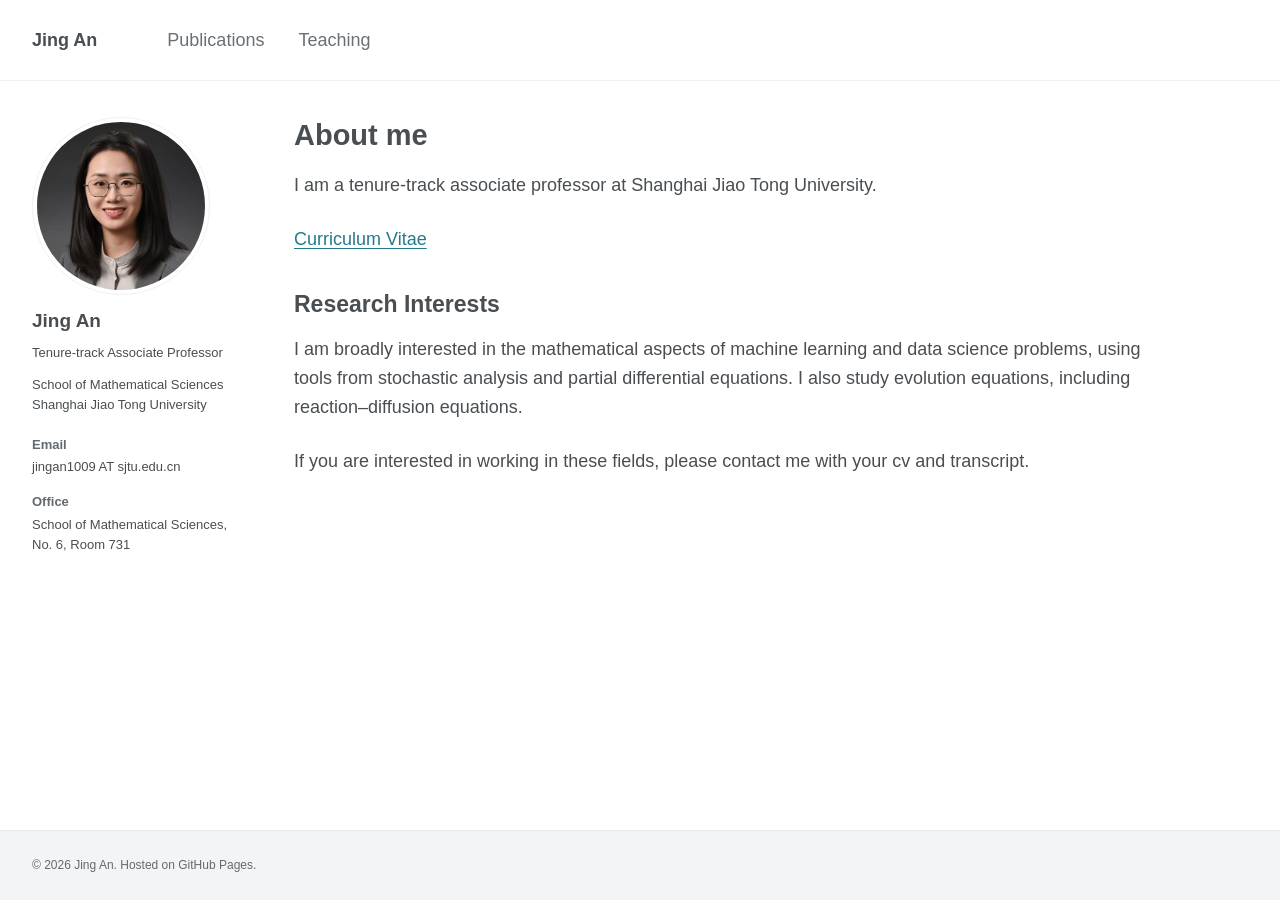
<file: index.html>
<!doctype html>
<html lang="en">
<head>
  <meta charset="utf-8">
  <meta name="viewport" content="width=device-width, initial-scale=1">
  <meta name="description" content="About me — Jing An, School of Mathematical Sciences, Shanghai Jiao Tong University.">
  <title>About me | Jing An</title>
  <link rel="stylesheet" href="styles.css">
</head>
<body>
  <a class="skip-link" href="#main-content">Skip to content</a>
  <header class="masthead">
    <nav class="navigation" aria-label="Main navigation">
      <a class="site-name" href="index.html" aria-current="page">Jing An</a>
      <ul class="nav-links">
        <li><a href="publications.html">Publications</a></li>
        <li><a href="teaching.html">Teaching</a></li>
      </ul>
    </nav>
  </header>
  <div class="page-layout">
    <aside class="profile" aria-label="Profile and contact information">
      <a class="profile-photo" href="index.html" aria-label="Jing An home">
        <img src="IMG_2494.JPG" alt="Jing An" width="172" height="172">
      </a>
      <div class="profile-details">
        <h2 class="profile-name">Jing An</h2>
        <p class="profile-role">Tenure-track Associate Professor</p>
        <p class="profile-affiliation">School of Mathematical Sciences<br>Shanghai Jiao Tong University</p>
        <ul class="profile-contact">
          <li><span class="contact-label">Email</span>jingan1009 AT sjtu.edu.cn</li>
          <li><span class="contact-label">Office</span>School of Mathematical Sciences,<br>No. 6, Room 731</li>
        </ul>
      </div>
    </aside>
    <main id="main-content" class="page-content" tabindex="-1">
      <h1>About me</h1>
      <p>I am a tenure-track associate professor at Shanghai Jiao Tong University.</p>
      <p><a href="https://jingan1009.github.io/cv.pdf" target="_blank" rel="noopener noreferrer">Curriculum Vitae<span class="visually-hidden"> (opens in a new tab)</span></a></p>
      <h2>Research Interests</h2>
      <p>I am broadly interested in the mathematical aspects of machine learning and data science problems, using tools from stochastic analysis and partial differential equations. I also study evolution equations, including reaction–diffusion equations.</p>
      <p>If you are interested in working in these fields, please contact me with your cv and transcript.</p>
    </main>
  </div>
  <footer class="site-footer">
    <div class="footer-content">&copy; 2026 Jing An. Hosted on GitHub Pages.</div>
  </footer>
</body>
</html>
</file>
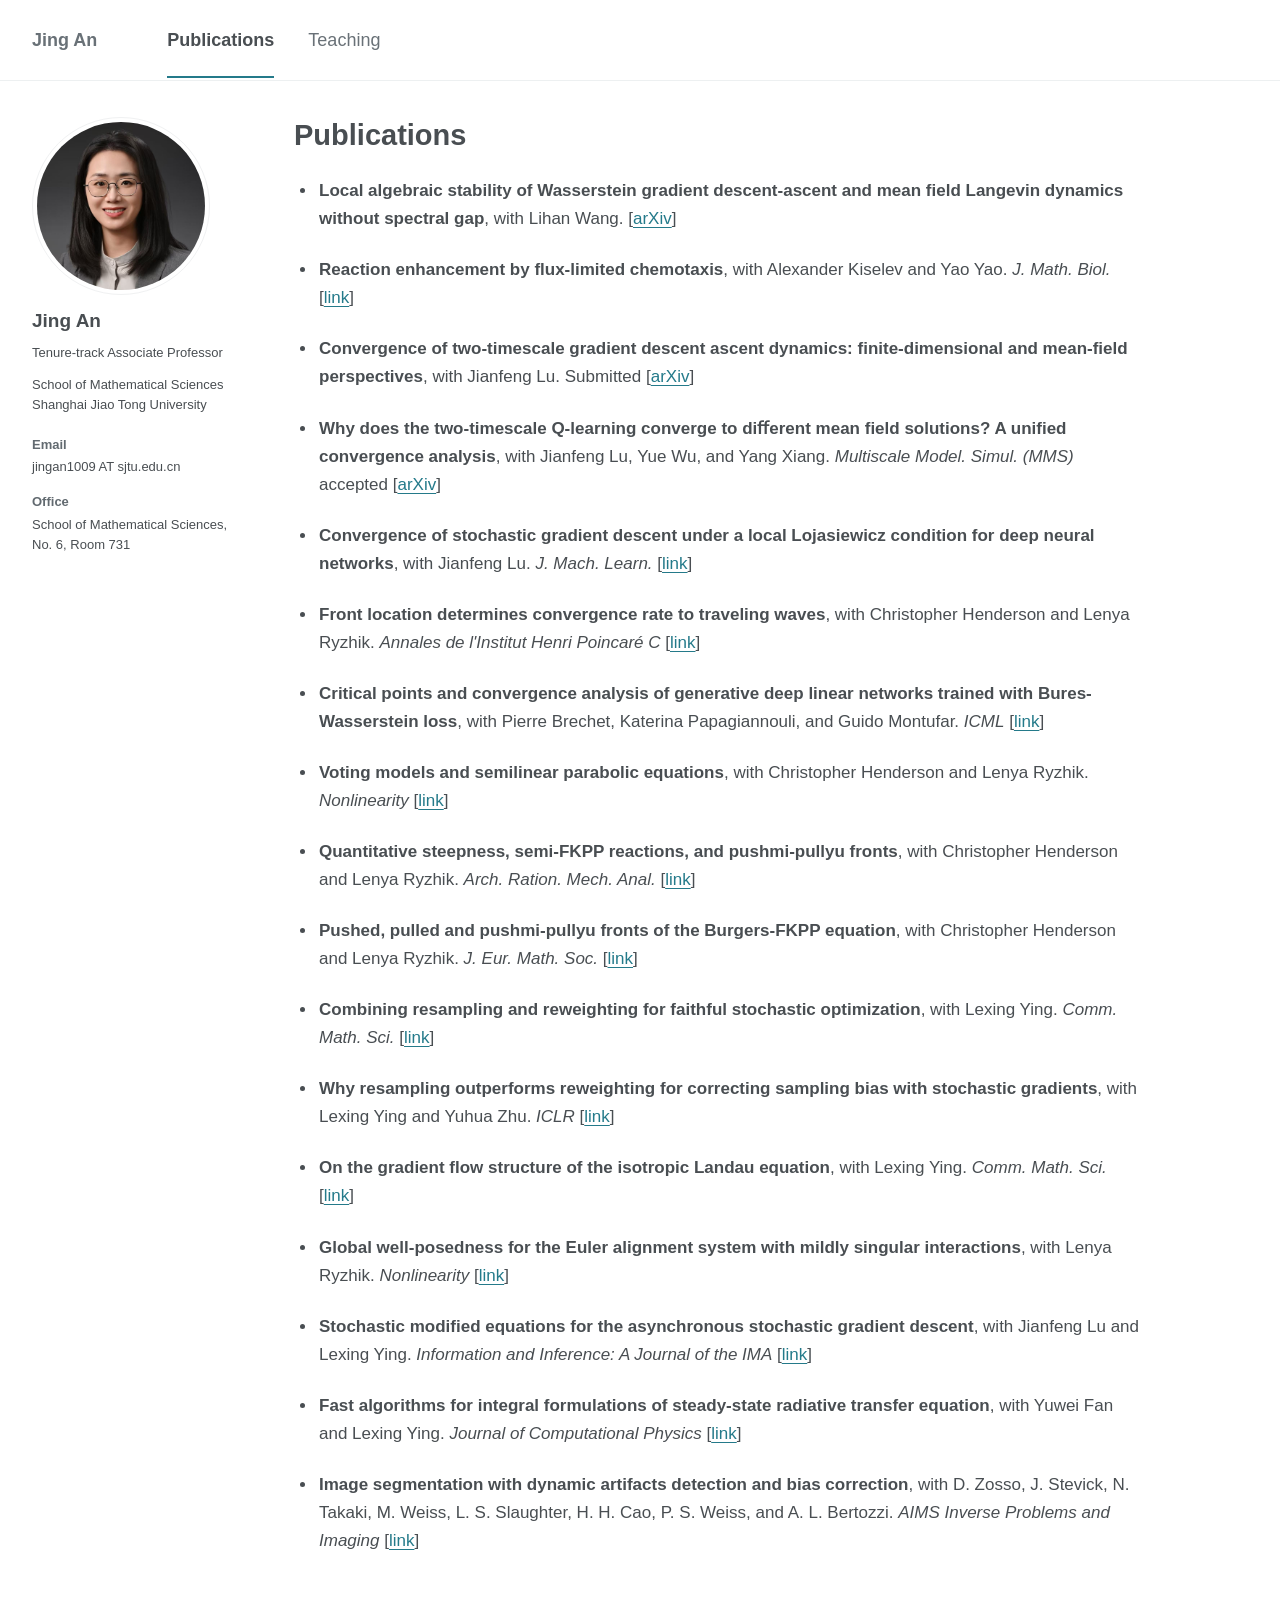
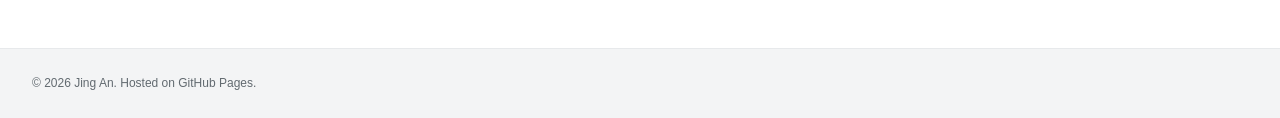
<file: publications.html>
<!doctype html>
<html lang="en">
<head>
  <meta charset="utf-8">
  <meta name="viewport" content="width=device-width, initial-scale=1">
  <meta name="description" content="Publications — Jing An, School of Mathematical Sciences, Shanghai Jiao Tong University.">
  <title>Publications | Jing An</title>
  <link rel="stylesheet" href="styles.css">
</head>
<body>
  <a class="skip-link" href="#main-content">Skip to content</a>
  <header class="masthead">
    <nav class="navigation" aria-label="Main navigation">
      <a class="site-name" href="index.html">Jing An</a>
      <ul class="nav-links">
        <li><a href="publications.html" aria-current="page">Publications</a></li>
        <li><a href="teaching.html">Teaching</a></li>
      </ul>
    </nav>
  </header>
  <div class="page-layout">
    <aside class="profile" aria-label="Profile and contact information">
      <a class="profile-photo" href="index.html" aria-label="Jing An home">
        <img src="IMG_2494.JPG" alt="Jing An" width="172" height="172">
      </a>
      <div class="profile-details">
        <h2 class="profile-name">Jing An</h2>
        <p class="profile-role">Tenure-track Associate Professor</p>
        <p class="profile-affiliation">School of Mathematical Sciences<br>Shanghai Jiao Tong University</p>
        <ul class="profile-contact">
          <li><span class="contact-label">Email</span>jingan1009 AT sjtu.edu.cn</li>
          <li><span class="contact-label">Office</span>School of Mathematical Sciences,<br>No. 6, Room 731</li>
        </ul>
      </div>
    </aside>
    <main id="main-content" class="page-content" tabindex="-1">
      <h1>Publications</h1>
      <ul class="publication-list">
       <li class="publication"><strong>Local algebraic stability of Wasserstein gradient descent-ascent and mean field Langevin dynamics without spectral gap</strong>, with Lihan Wang.  [<a href="https://arxiv.org/abs/2610.35528" target="_blank" rel="noopener noreferrer">arXiv</a>] </li>
        <li class="publication"><strong>Reaction enhancement by flux-limited chemotaxis</strong>, with Alexander Kiselev and Yao Yao.
<cite>J. Math. Biol. </cite> [<a href="https://link.springer.com/article/10.1007/s00285-026-02383-5" target="_blank" rel="noopener noreferrer">link</a>]</li>
        <li class="publication"><strong>Convergence of two-timescale gradient descent ascent dynamics: finite-dimensional and mean-field perspectives</strong>, with Jianfeng Lu. Submitted [<a href="https://arxiv.org/abs/2501.17122" target="_blank" rel="noopener noreferrer">arXiv</a>] </li>
        <li class="publication"><strong>Why does the two-timescale Q-learning converge to diﬀerent mean field solutions? A unified convergence analysis</strong>, with Jianfeng Lu, Yue Wu, and Yang Xiang. <cite>Multiscale Model. Simul. (MMS)</cite> accepted [<a href="https://arxiv.org/pdf/2404.04357" target="_blank" rel="noopener noreferrer">arXiv</a>]</li>
        <li class="publication"><strong>Convergence of stochastic gradient descent under a local Lojasiewicz condition for deep neural networks</strong>, with Jianfeng Lu. <cite>J. Mach. Learn.</cite> [<a href="https://global-sci.com/index.php/jml/article/view/13210" target="_blank" rel="noopener noreferrer">link</a>]</li>
        <li class="publication"><strong>Front location determines convergence rate to traveling waves</strong>, with Christopher Henderson and Lenya Ryzhik. <cite>Annales de l'Institut Henri Poincaré C</cite>  [<a href="https://ems.press/journals/aihpc/articles/14297832" target="_blank" rel="noopener noreferrer">link</a>]</li>
        <li class="publication"><strong>Critical points and convergence analysis of generative deep linear networks trained with Bures-Wasserstein loss</strong>, with Pierre Brechet, Katerina Papagiannouli, and Guido Montufar. <cite>ICML</cite>  [<a href="https://proceedings.mlr.press/v202/brechet23a/brechet23a.pdf" target="_blank" rel="noopener noreferrer">link</a>]</li>
        <li class="publication"><strong>Voting models and semilinear parabolic equations</strong>, with Christopher Henderson and Lenya Ryzhik. <cite>Nonlinearity</cite> [<a href="https://iopscience.iop.org/article/10.1088/1361-6544/ad001c/pdf" target="_blank" rel="noopener noreferrer">link</a>]</li>
        <li class="publication"><strong>Quantitative steepness, semi-FKPP reactions, and pushmi-pullyu fronts</strong>, with Christopher Henderson and Lenya Ryzhik. <cite>Arch. Ration. Mech. Anal.</cite> [<a href="https://link.springer.com/article/10.1007/s00205-023-01924-2" target="_blank" rel="noopener noreferrer">link</a>]</li>
        <li class="publication"><strong>Pushed, pulled and pushmi-pullyu fronts of the Burgers-FKPP equation</strong>, with Christopher Henderson and Lenya Ryzhik. <cite>J. Eur. Math. Soc.</cite> [<a href="https://ems.press/content/serial-article-files/33378" target="_blank" rel="noopener noreferrer">link</a>]</li>
        <li class="publication"><strong>Combining resampling and reweighting for faithful stochastic optimization</strong>, with Lexing Ying. <cite>Comm. Math. Sci.</cite> [<a href="https://archive.intlpress.com/site/pub/files/_fulltext/journals/cms/2023/0021/0006/CMS-2023-0021-0006-a006.pdf" target="_blank" rel="noopener noreferrer">link</a>]</li>
        <li class="publication"><strong>Why resampling outperforms reweighting for correcting sampling bias with stochastic gradients</strong>, with Lexing Ying and Yuhua Zhu. <cite>ICLR</cite> [<a href="https://openreview.net/forum?id=iQQK02mxVIT" target="_blank" rel="noopener noreferrer">link</a>]</li>
        <li class="publication"><strong>On the gradient flow structure of the isotropic Landau equation</strong>, with Lexing Ying. <cite>Comm. Math. Sci.</cite> [<a href="https://web.stanford.edu/~lexing/gradlandau.pdf" target="_blank" rel="noopener noreferrer">link</a>]</li>
        <li class="publication"><strong>Global well-posedness for the Euler alignment system with mildly singular interactions</strong>, with Lenya Ryzhik. <cite>Nonlinearity</cite> [<a href="https://iopscience.iop.org/article/10.1088/1361-6544/ab8694/pdf" target="_blank" rel="noopener noreferrer">link</a>]</li>
        <li class="publication"><strong>Stochastic modified equations for the asynchronous stochastic gradient descent</strong>, with Jianfeng Lu and Lexing Ying. <cite>Information
and Inference: A Journal of the IMA</cite> [<a href="https://academic.oup.com/imaiai/article/9/4/851/5627741" target="_blank" rel="noopener noreferrer">link</a>]</li>
        <li class="publication"><strong>Fast algorithms for integral formulations of steady-state radiative transfer equation</strong>, with Yuwei Fan and Lexing Ying. <cite>Journal of
Computational Physics</cite> [<a href="https://www.sciencedirect.com/science/article/pii/S0021999118308106" target="_blank" rel="noopener noreferrer">link</a>]</li>
        <li class="publication"><strong>Image segmentation with dynamic artifacts detection and bias correction</strong>, with D. Zosso, J. Stevick, N. Takaki, M. Weiss, L. S. Slaughter,
H. H. Cao, P. S. Weiss, and A. L. Bertozzi. <cite>AIMS Inverse
Problems and Imaging</cite> [<a href="https://escholarship.org/content/qt0p29z3tf/qt0p29z3tf_noSplash_73d48c8acd2137e12c8125ad09bd759a.pdf" target="_blank" rel="noopener noreferrer">link</a>]</li>
      </ul>
    </main>
  </div>
  <footer class="site-footer">
    <div class="footer-content">&copy; 2026 Jing An. Hosted on GitHub Pages.</div>
  </footer>
</body>
</html>
</file>
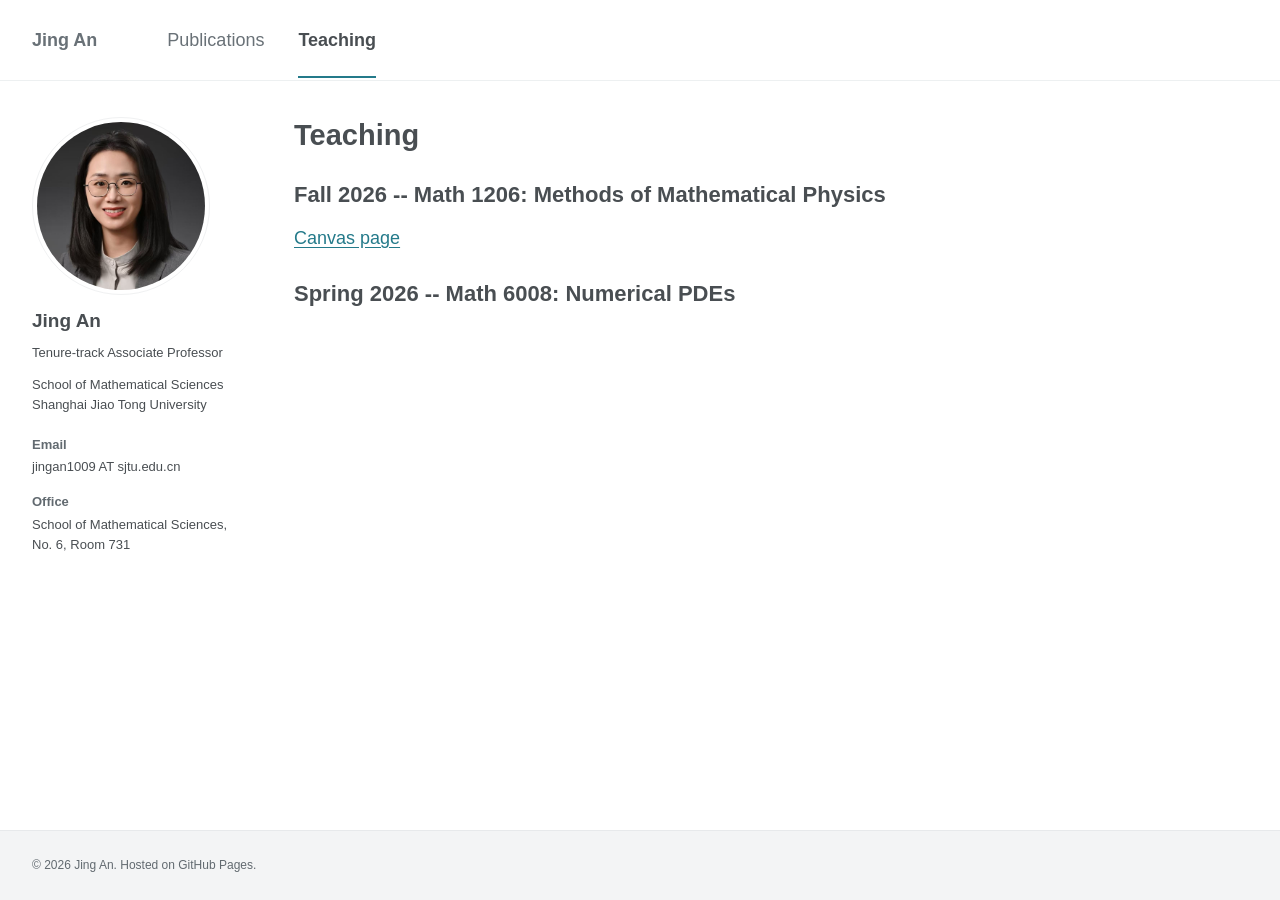
<file: teaching.html>
<!doctype html>
<html lang="en">
<head>
  <meta charset="utf-8">
  <meta name="viewport" content="width=device-width, initial-scale=1">
  <meta name="description" content="Teaching — Jing An, School of Mathematical Sciences, Shanghai Jiao Tong University.">
  <title>Teaching | Jing An</title>
  <link rel="stylesheet" href="styles.css">
</head>
<body>
  <a class="skip-link" href="#main-content">Skip to content</a>
  <header class="masthead">
    <nav class="navigation" aria-label="Main navigation">
      <a class="site-name" href="index.html">Jing An</a>
      <ul class="nav-links">
        <li><a href="publications.html">Publications</a></li>
        <li><a href="teaching.html" aria-current="page">Teaching</a></li>
      </ul>
    </nav>
  </header>
  <div class="page-layout">
    <aside class="profile" aria-label="Profile and contact information">
      <a class="profile-photo" href="index.html" aria-label="Jing An home">
        <img src="IMG_2494.JPG" alt="Jing An" width="172" height="172">
      </a>
      <div class="profile-details">
        <h2 class="profile-name">Jing An</h2>
        <p class="profile-role">Tenure-track Associate Professor</p>
        <p class="profile-affiliation">School of Mathematical Sciences<br>Shanghai Jiao Tong University</p>
        <ul class="profile-contact">
          <li><span class="contact-label">Email</span>jingan1009 AT sjtu.edu.cn</li>
          <li><span class="contact-label">Office</span>School of Mathematical Sciences,<br>No. 6, Room 731</li>
        </ul>
      </div>
    </aside>
    <main id="main-content" class="page-content" tabindex="-1">
      <h1>Teaching</h1>
      <section class="course" aria-labelledby="numerical-pdes">
        <h2 id="math-physics-methods">Fall 2026 -- Math 1206: Methods of Mathematical Physics</h2>
         <p><a href="https://oc.sjtu.edu.cn/courses/93098">Canvas page</a></p>
        <h2 id="numerical-pdes">Spring 2026 -- Math 6008: Numerical PDEs</h2>
      </section>
    </main>
  </div>
  <footer class="site-footer">
    <div class="footer-content">&copy; 2026 Jing An. Hosted on GitHub Pages.</div>
  </footer>
</body>
</html>
</file>
<file: styles.css>
/* Shared, responsive academic layout. No external framework is required. */
:root {
  color-scheme: light;
  --text: #494e52;
  --muted: #626a70;
  --link: #247a8a;
  --line: #edf0f1;
  --width: 1260px;
}
* { box-sizing: border-box; }
html { overflow-y: scroll; }
body {
  margin: 0;
  min-height: 100vh;
  display: flex;
  flex-direction: column;
  color: var(--text);
  background: #fff;
  font-family: -apple-system, BlinkMacSystemFont, "Segoe UI", Arial, sans-serif;
  font-size: 18px;
  line-height: 1.6;
  -webkit-text-size-adjust: 100%;
}
a { color: var(--link); text-underline-offset: 3px; }
a:hover { color: #155464; }
a:focus-visible { outline: 2px solid var(--link); outline-offset: 5px; border-radius: 2px; }
img { max-width: 100%; }
p { margin: 0 0 1.4em; }
h1, h2 { color: var(--text); line-height: 1.25; }
h1 { margin: 0 0 0.6em; font-size: 29px; font-weight: 700; }
h2 { margin: 1.6em 0 0.7em; font-size: 23px; font-weight: 650; }
.masthead { border-bottom: 1px solid var(--line); }
.navigation {
  width: min(100%, var(--width));
  min-height: 80px;
  margin: 0 auto;
  padding: 0 22px;
  display: flex;
  align-items: center;
  gap: 70px;
}
.navigation a { text-decoration: none; color: #697177; }
.navigation a:hover { color: var(--text); }
.site-name { font-weight: 700; white-space: nowrap; }
.nav-links { list-style: none; display: flex; align-items: center; gap: 34px; padding: 0; margin: 0; }
.nav-links a { display: block; padding: 24px 0; }
.navigation a[aria-current="page"] { color: var(--text); font-weight: 650; }
.nav-links a[aria-current="page"] { box-shadow: inset 0 -2px var(--link); }
.page-layout {
  width: min(100%, var(--width));
  margin: 0 auto;
  padding: 36px 22px 70px;
  display: grid;
  grid-template-columns: 214px minmax(0, 1fr);
  gap: 48px;
  align-items: start;
  flex: 1;
}
.profile { font-size: 13px; line-height: 1.55; }
.profile-photo { display: block; width: 178px; margin: 0 0 14px; }
.profile-photo img {
  display: block;
  width: 178px;
  height: 178px;
  padding: 4px;
  object-fit: cover;
  object-position: center;
  border: 1px solid #f0f1f2;
  border-radius: 50%;
}
.profile-name { margin: 0 0 10px; font-size: 19px; font-weight: 700; }
.profile-role { margin-bottom: 12px; max-width: 205px; }
.profile-affiliation { margin-bottom: 20px; }
.profile-contact { list-style: none; padding: 0; margin: 0; }
.profile-contact li { margin-bottom: 15px; overflow-wrap: anywhere; }
.contact-label { display: block; color: var(--muted); font-weight: 600; margin-bottom: 2px; }
.profile-contact a { color: inherit; text-decoration: none; }
.profile-contact a:hover { color: var(--link); text-decoration: underline; }
.page-content { min-width: 0; max-width: 850px; }
.page-content:focus { outline: none; }
.publication-list { padding-left: 23px; margin: 24px 0 0; }
.publication { padding-left: 2px; margin-bottom: 23px; font-size: 17px; line-height: 1.65; }
.publication strong { font-weight: 600; }
.publication cite { font-style: italic; }
.course h2 { margin-top: 1.25em; font-size: 22px; }
.course-term { color: var(--muted); margin-bottom: 14px; }
.site-footer { background: #f3f4f5; border-top: 1px solid #e7e9eb; color: var(--muted); }
.footer-content { max-width: var(--width); margin: 0 auto; padding: 25px 22px; font-size: 12px; }
.visually-hidden { position: absolute; width: 1px; height: 1px; padding: 0; margin: -1px; overflow: hidden; clip: rect(0, 0, 0, 0); white-space: nowrap; border: 0; }
.skip-link { position: absolute; top: 0; left: 12px; padding: 10px 15px; background: #fff; z-index: 10; transform: translateY(-150%); }
.skip-link:focus { transform: translateY(0); }
@media (max-width: 900px) {
  .navigation { gap: 48px; }
  .page-layout { grid-template-columns: 190px minmax(0, 1fr); gap: 32px; }
}
@media (max-width: 680px) {
  body { font-size: 16px; }
  .navigation { min-height: 68px; gap: 24px; padding: 0 20px; flex-wrap: wrap; }
  .nav-links { gap: 22px; font-size: 15px; }
  .nav-links a { padding: 21px 0; }
  .page-layout { display: block; padding: 26px 20px 45px; }
  .profile { display: grid; grid-template-columns: 108px minmax(0, 1fr); gap: 20px; padding-bottom: 26px; margin-bottom: 28px; border-bottom: 1px solid var(--line); }
  .profile-photo { width: 108px; }
  .profile-photo img { width: 108px; height: 108px; padding: 3px; }
  .profile-name { font-size: 19px; margin-bottom: 7px; }
  .profile-role { max-width: none; margin-bottom: 8px; }
  .profile-affiliation { margin-bottom: 14px; }
  .profile-contact li { margin-bottom: 10px; }
  h1 { font-size: 27px; }
  h2 { font-size: 22px; }
  .publication { font-size: 16px; margin-bottom: 24px; }
  .footer-content { padding: 22px 20px; }
}
@media (max-width: 380px) {
  .navigation { gap: 17px; padding: 0 16px; }
  .nav-links { gap: 15px; font-size: 14px; }
  .site-name { font-size: 16px; }
  .page-layout { padding-left: 16px; padding-right: 16px; }
  .profile { grid-template-columns: 85px minmax(0, 1fr); gap: 16px; }
  .profile-photo, .profile-photo img { width: 85px; height: 85px; }
}
@media print {
  .masthead, .profile, .site-footer, .skip-link { display: none; }
  body { font-size: 11pt; }
  .page-layout { display: block; padding: 0; }
  .page-content { max-width: none; }
  .publication { font-size: 11pt; break-inside: avoid; }
  a { color: inherit; }
}
</file>
